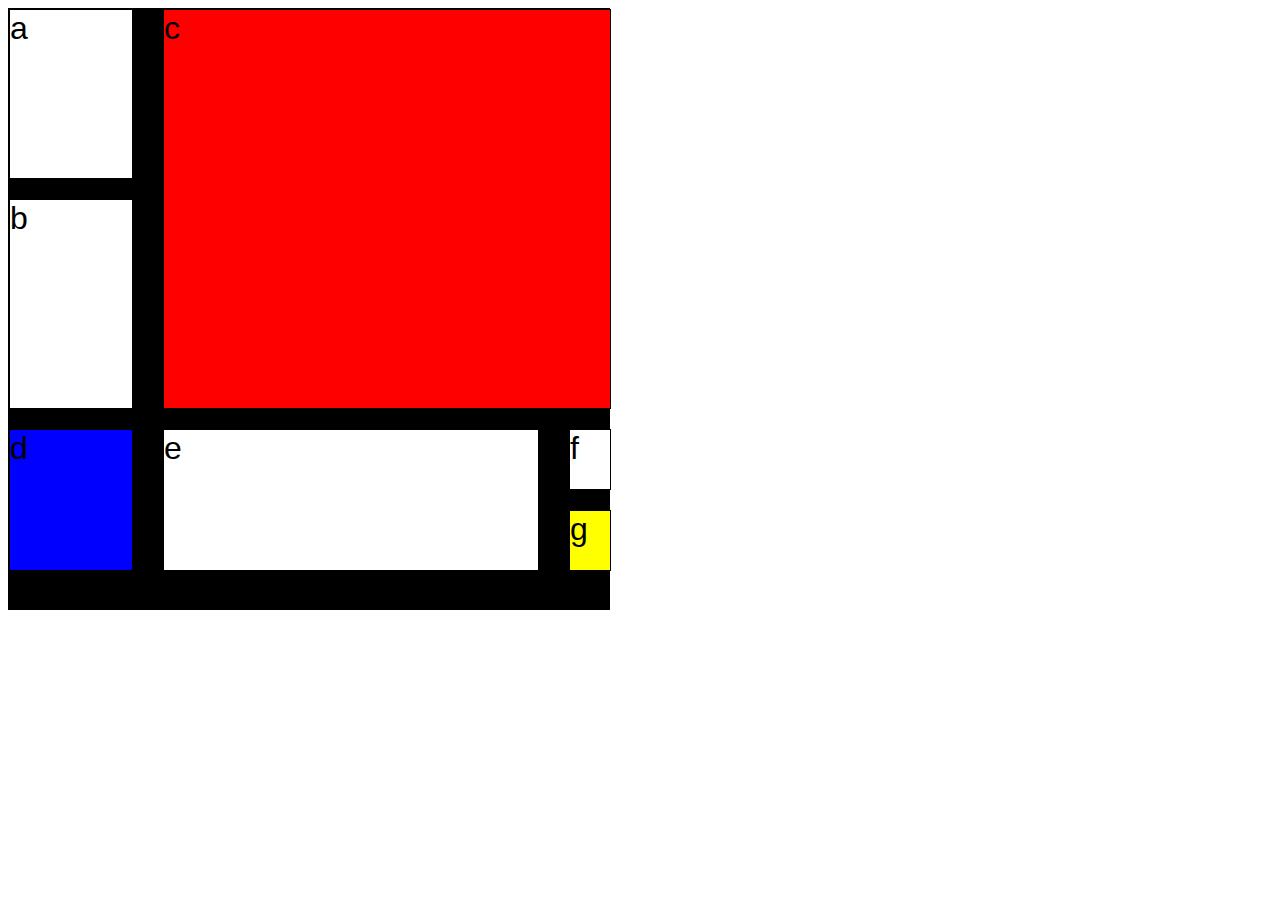
<file: css-grid-practice/index.html>
<!DOCTYPE html>
<html lang="en">

<head>
    <meta charset="UTF-8" />
    <meta http-equiv="X-UA-Compatible" content="IE=edge" />
    <meta name="viewport" content="width=device-width, initial-scale=1.0" />
    <title>Collections</title>
    <link href="css/style.css" rel="stylesheet" />
</head>

<body>
    <div class="wrapper">
        <div class="a">a</div>
        <div class="b">b</div>
        <div class="c">c</div>
        <div class="d">d</div>
        <div class="e">e</div>
        <div class="f">f</div>
        <div class="g">g</div>
    </div>
</body>
</file>
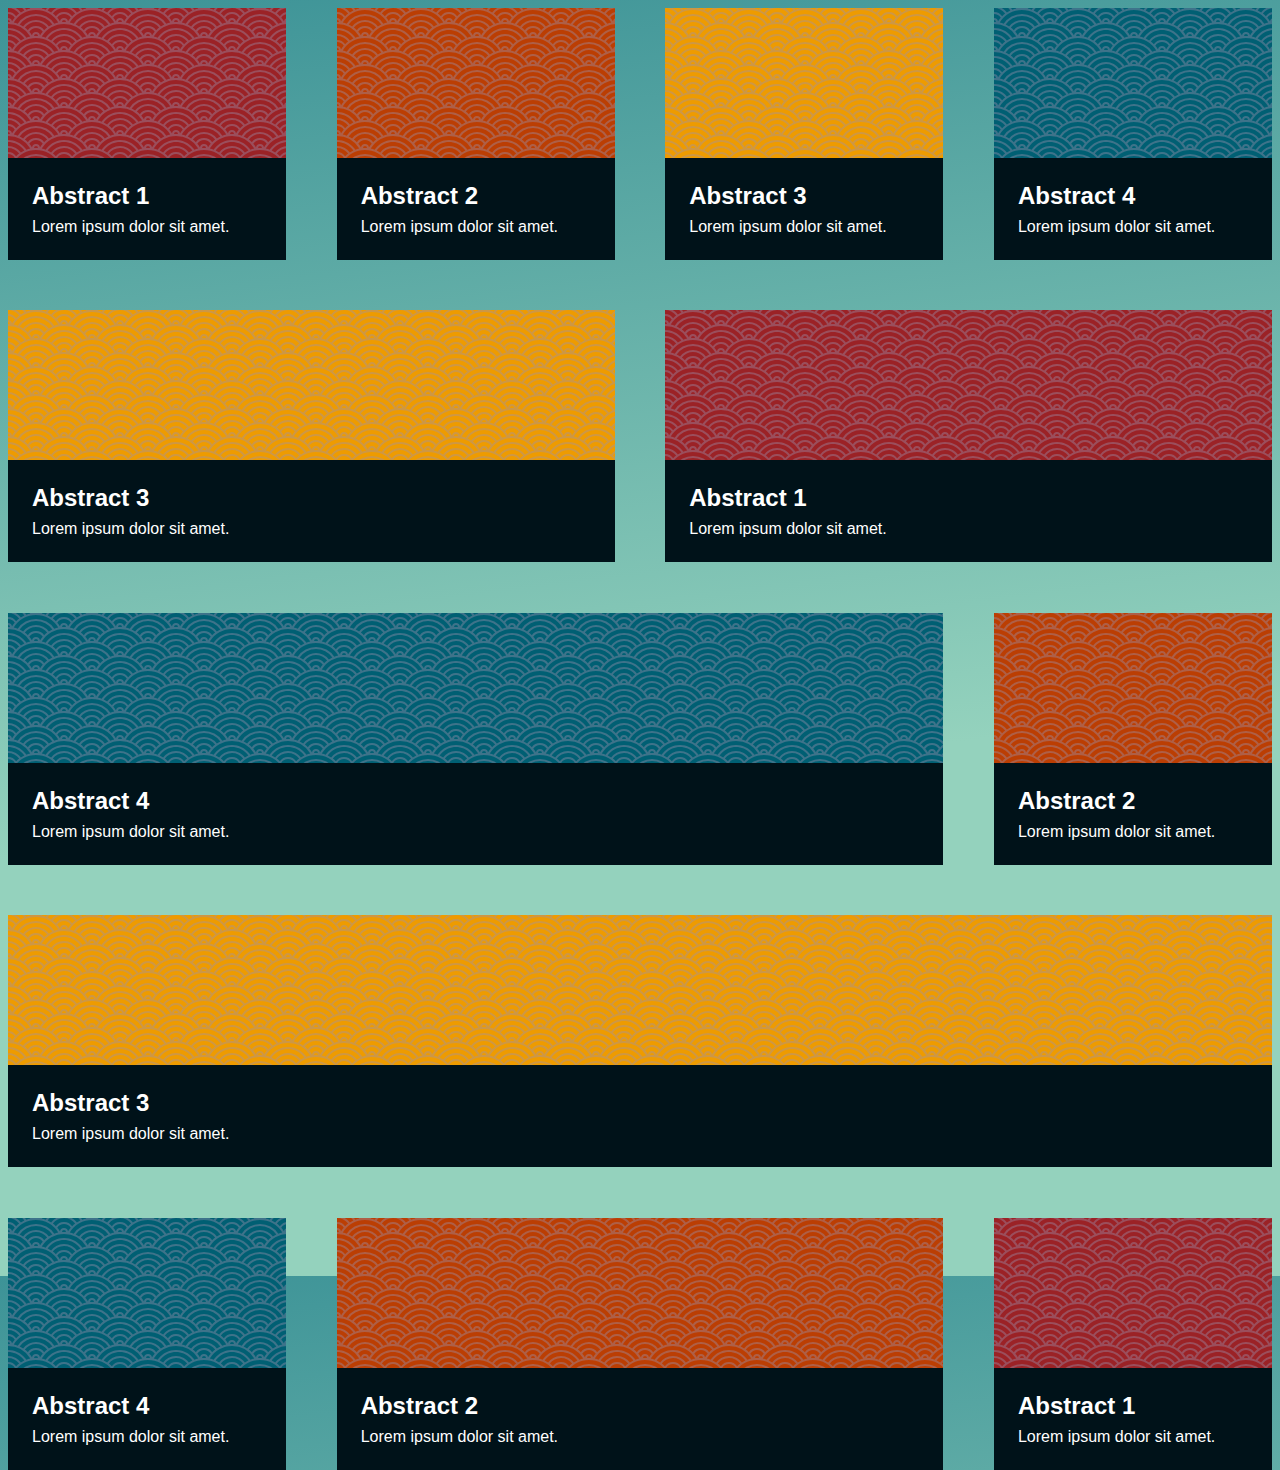
<file: css-grid-system/index.html>
<!DOCTYPE html>
<html lang="en">

<head>
    <meta charset="UTF-8" />
    <meta http-equiv="X-UA-Compatible" content="IE=edge" />
    <meta name="viewport" content="width=device-width, initial-scale=1.0" />
    <title>Collections</title>
    <link href="css/style.css" rel="stylesheet" />
</head>

<body>
    <div class="wrapper">
        <!-- Row 1: One box per column -->
        <figure>
            <div class="one"></div>
            <figcaption>
                <h2>Abstract 1</h2>
                <p>Lorem ipsum dolor sit amet.</p>
            </figcaption>
        </figure>
        <figure>
            <div class="two"></div>
            <figcaption>
                <h2>Abstract 2</h2>
                <p>Lorem ipsum dolor sit amet.</p>
            </figcaption>
        </figure>
        <figure>
            <div class="three"></div>
            <figcaption>
                <h2>Abstract 3</h2>
                <p>Lorem ipsum dolor sit amet.</p>
            </figcaption>
        </figure>
        <figure>
            <div class="four"></div>
            <figcaption>
                <h2>Abstract 4</h2>
                <p>Lorem ipsum dolor sit amet.</p>
            </figcaption>
        </figure>

        <!-- Row 2: 2 boxes, each spanning 2 columns -->
        <figure class="span2">
            <div class="three"></div>

            <figcaption>
                <h2>Abstract 3</h2>
                <p>Lorem ipsum dolor sit amet.</p>
            </figcaption>
        </figure>
        <figure class="span2">
            <div class="one"></div>
            <figcaption>
                <h2>Abstract 1</h2>
                <p>Lorem ipsum dolor sit amet.</p>
            </figcaption>
        </figure>

        <!-- Row 3: One box spans 3 columns, one box spans 1 column -->
        <figure class="span3">
            <div class="four"></div>
            <figcaption>
                <h2>Abstract 4</h2>
                <p>Lorem ipsum dolor sit amet.</p>
            </figcaption>
        </figure>
        <figure class="span1-lg">
            <div class="two"></div>
            <figcaption>
                <h2>Abstract 2</h2>
                <p>Lorem ipsum dolor sit amet.</p>
            </figcaption>
        </figure>

        <!-- Row 4: One box spans 4 columns -->
        <figure class="span4">
            <div class="three"></div>
            <figcaption>
                <h2>Abstract 3</h2>
                <p>Lorem ipsum dolor sit amet.</p>
            </figcaption>
        </figure>

        <!-- Row 5: 3 boxes, 1-2-1 distribution -->
        <figure class="span2-md order2">
            <div class="four"></div>
            <figcaption>
                <h2>Abstract 4</h2>
                <p>Lorem ipsum dolor sit amet.</p>
            </figcaption>
        </figure>
        <figure class="span4-md order1">
            <div class="two"></div>
            <figcaption>
                <h2>Abstract 2</h2>
                <p>Lorem ipsum dolor sit amet.</p>
            </figcaption>
        </figure>
        <figure class="span2-md order2">
            <div class="one"></div>
            <figcaption>
                <h2>Abstract 1</h2>
                <p>Lorem ipsum dolor sit amet.</p>
            </figcaption>
        </figure>
    </div>
</body>
</file>
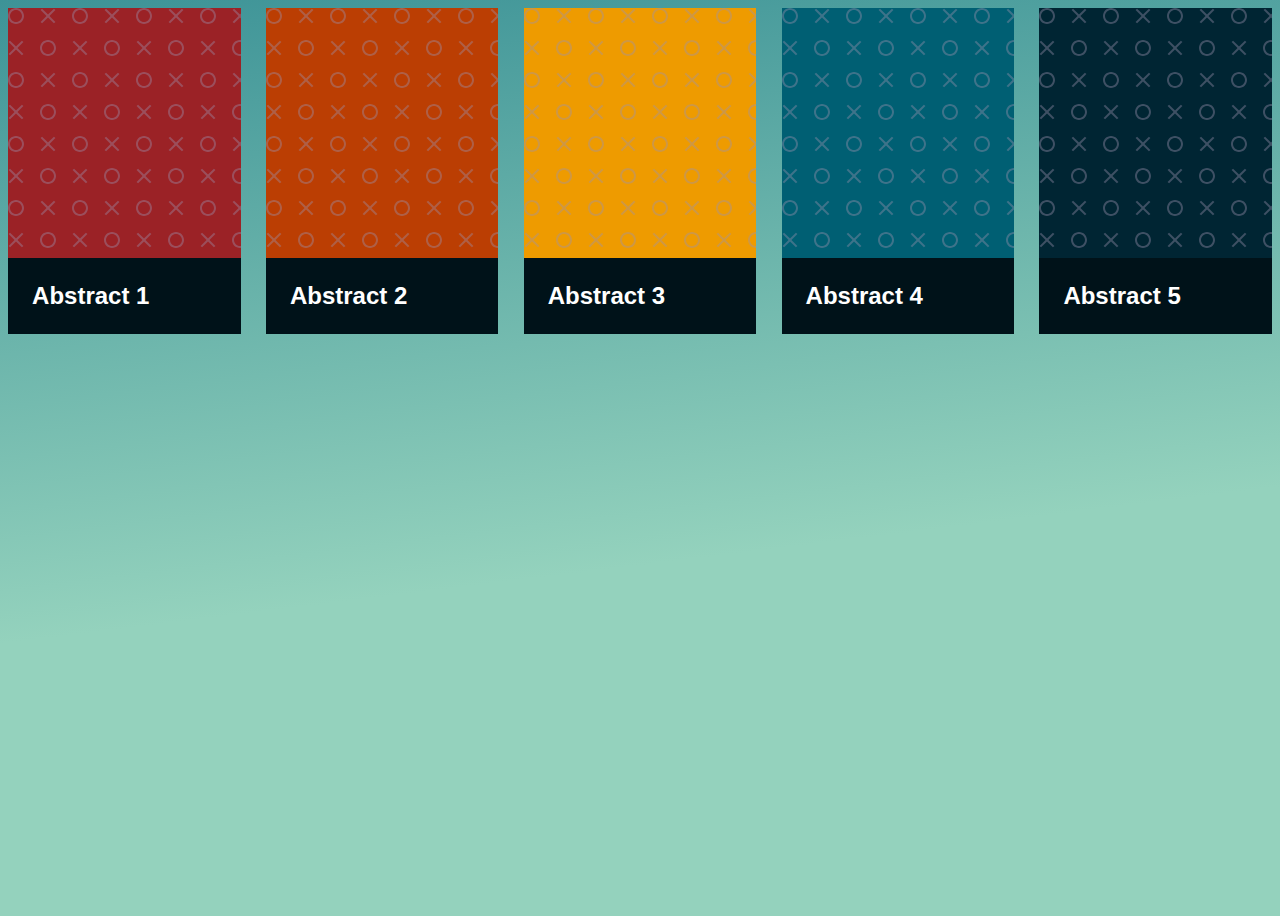
<file: flex-box-grid-system/index.html>
<!DOCTYPE html>
<html lang="en">

<head>
    <meta charset="UTF-8">
    <meta name="viewport" content="width=device-width, initial-scale=1.0">
    <title>Flex box grid system</title>
    <link href="style.css" rel="stylesheet" />
</head>

<body>
    <div class="row">
        <figure class="span">
          <div class="one"></div>
          <figcaption>
            <h2>Abstract 1</h2>
          </figcaption>
        </figure>

        <figure class="span">
          <div class="two"></div>
          <figcaption>
            <h2>Abstract 2</h2>
          </figcaption>
        </figure>

        <figure class="span">
          <div class="three"></div>
          <figcaption>
            <h2>Abstract 3</h2>
          </figcaption>
        </figure>

        <figure class="span">
          <div class="four"></div>
          <figcaption>
            <h2>Abstract 4</h2>
          </figcaption>
        </figure>

        <figure class="span">
          <div class="five"></div>
          <figcaption>
            <h2>Abstract 5</h2>
          </figcaption>
        </figure>

      </div>
      
      
</body>

</html>
</file>
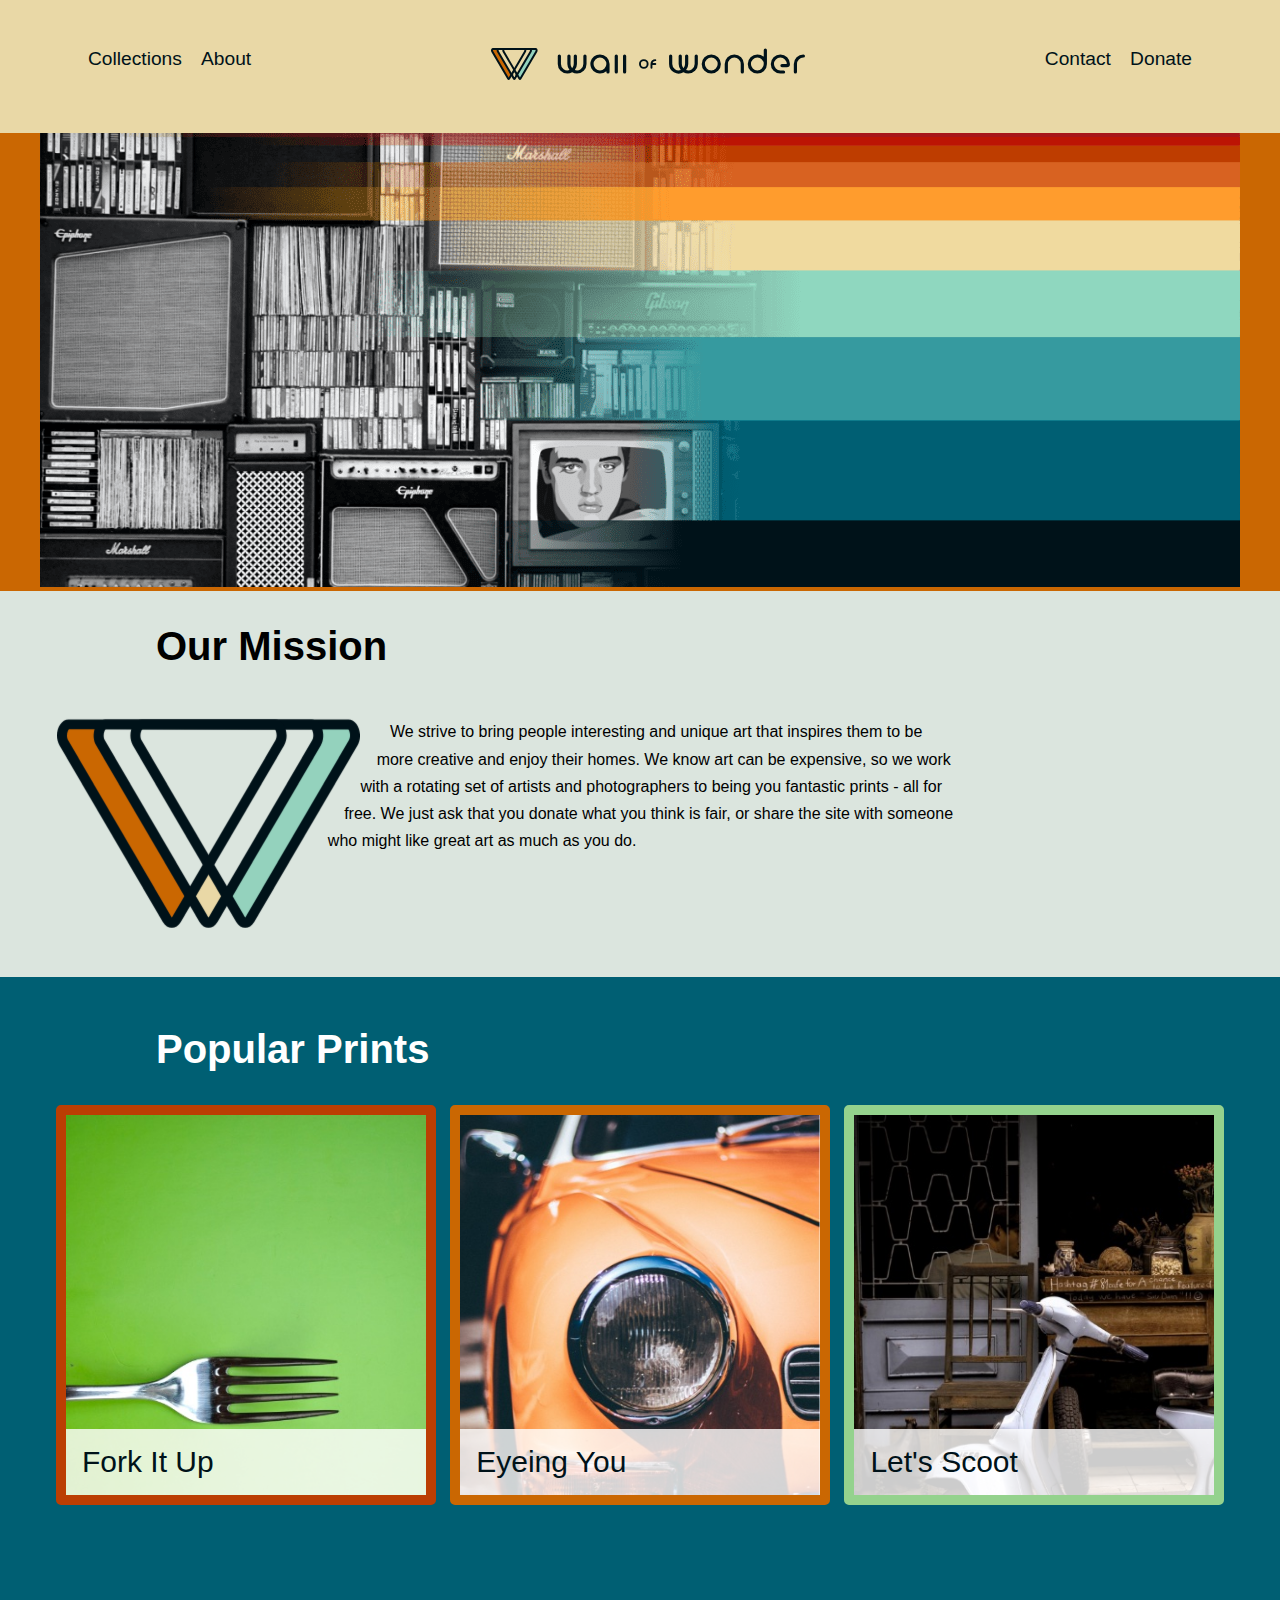
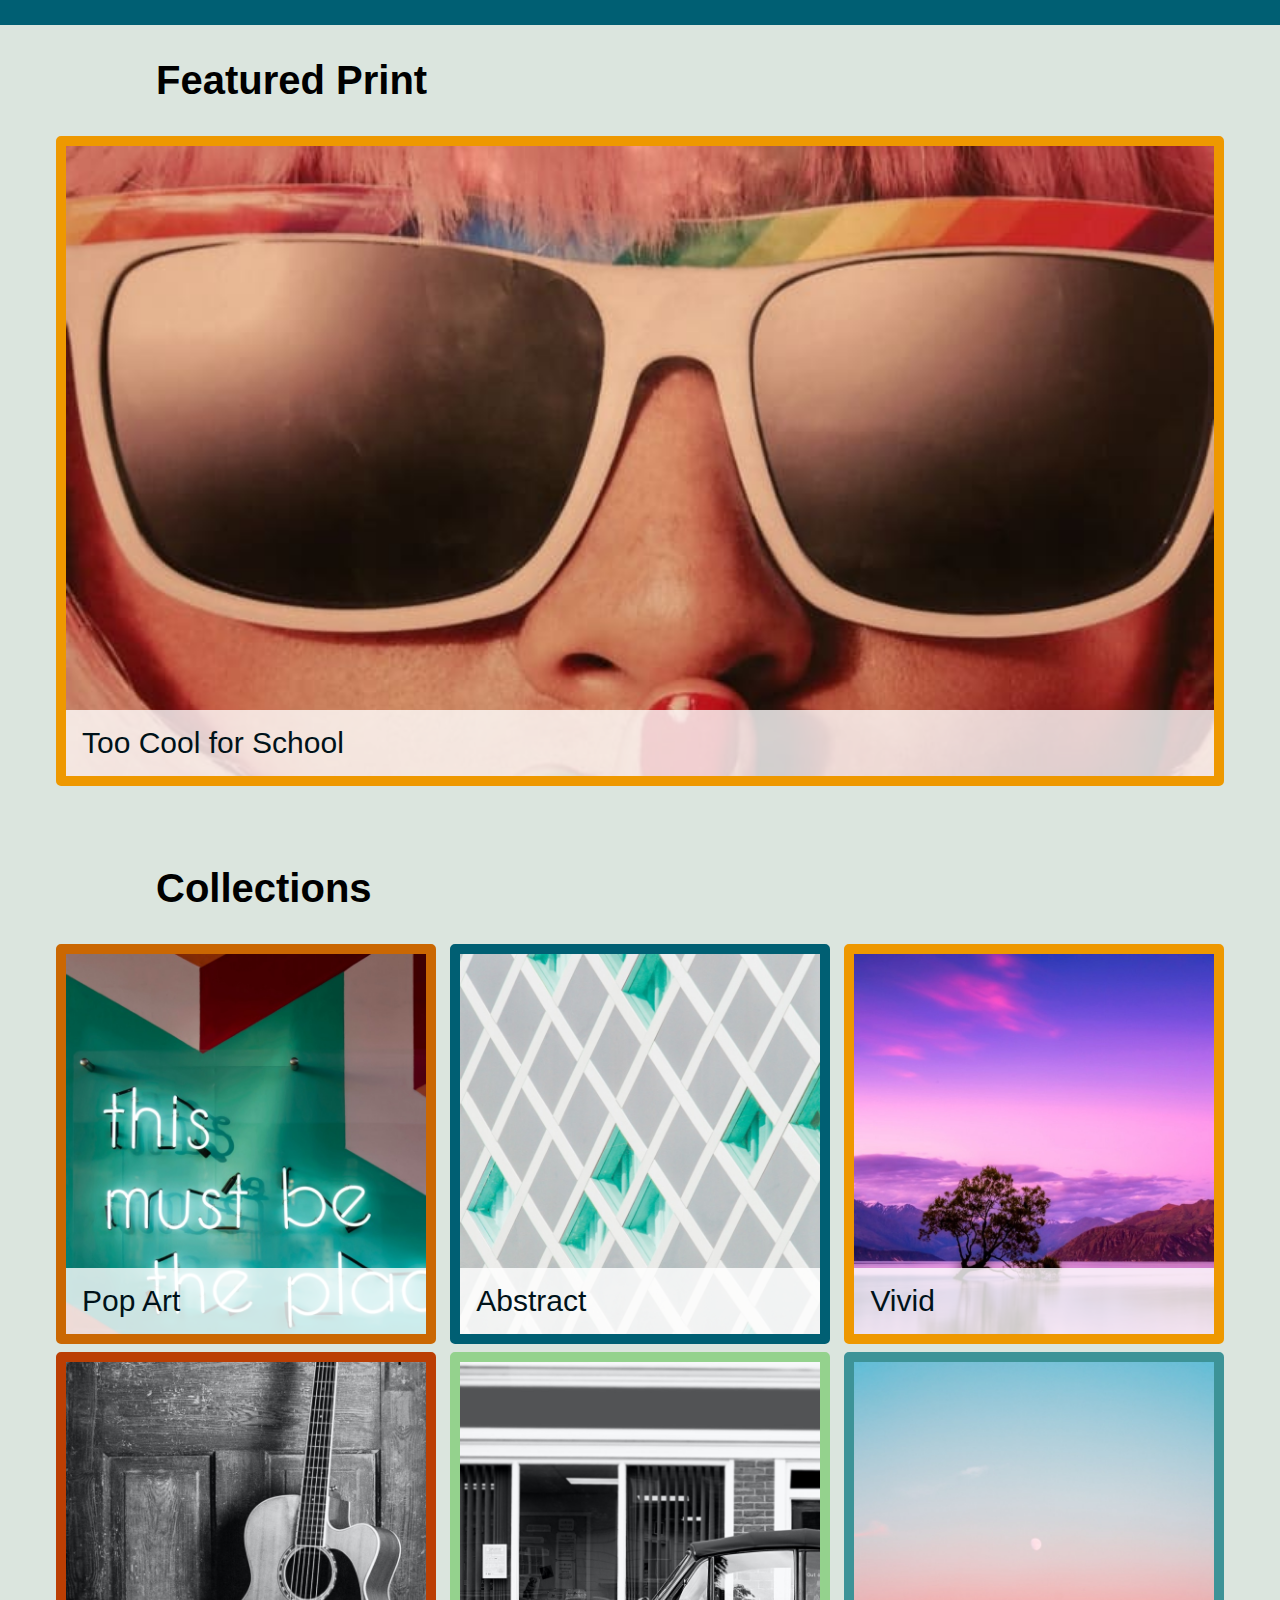
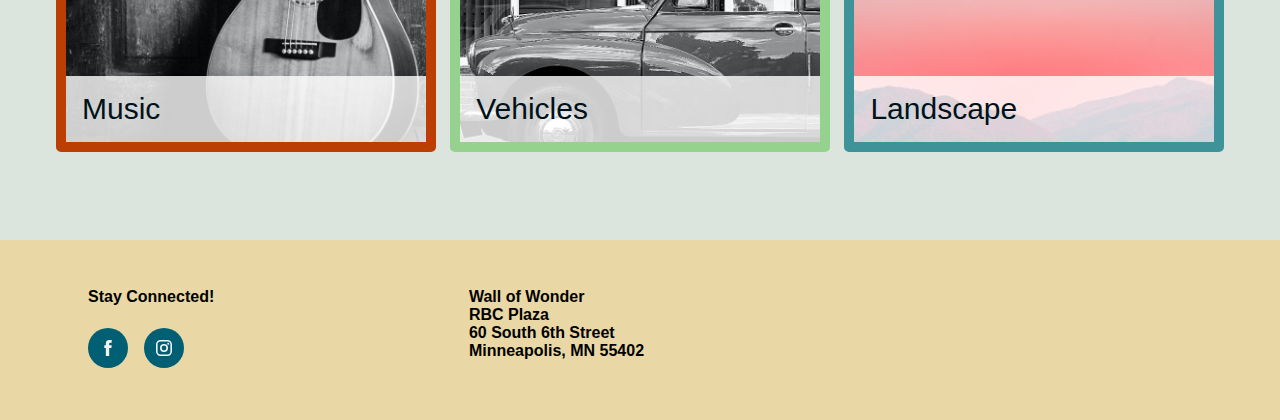
<file: webpage-gridsystem-practice/index.html>
<!DOCTYPE html>
<html lang="en">

<head>
    <meta charset="UTF-8" />
    <meta http-equiv="X-UA-Compatible" content="IE=edge" />
    <meta name="viewport" content="width=device-width, initial-scale=1.0" />
    <title>Collections</title>
    <link href="css/style.css" rel="stylesheet" />
</head>

<body>
    <div class="header">
        <header>
            <nav>
                <ul>
                    <li>
                        <a href="#"><img src="img/header-logo.svg" alt="Wall of Wonder. Click for home." /></a>
                    </li>
                    <li><a href="#">Collections</a></li>
                    <li><a href="#">About</a></li>
                    <li><a href="#">Contact</a></li>
                    <li><a href="#">Donate</a></li>
                </ul>
            </nav>
        </header>
    </div>
    <section id="hero">
        <picture>
            <source srcset="img/hero-1200.png" media="(min-width: 839px)" />
            <source srcset="img/hero-838.png" media="(min-width: 301px)" />
            <img src="img/hero-300.png" alt="Rainbow hero image banner." />
        </picture>
    </section>
    <section id="mission">
        <h2>Our Mission</h2>
        <div class="missiontext">
            <p>
                <img src="img/logo2.png" alt="Logo for Wall of Wonder." class="missionimg" /> We strive to bring people
                interesting and unique art that inspires them to be more creative and enjoy their homes. We know art can
                be expensive, so we work with
                a rotating set of artists and photographers to being you fantastic prints - all for free. We just ask
                that you donate what you think is fair, or share the site with someone who might like great art as much
                as you do.
            </p>
        </div>
    </section>
    <div class="stripe">
        <section id="popular">
            <h2>Popular Prints</h2>
            <ul>
                <li>
                    <figure class="color8">
                        <img src="img/fork-it-up.jpg" alt="Fork on green background" />
                        <figcaption><a href="#">Fork It Up</a></figcaption>
                    </figure>
                </li>
                <li>
                    <figure class="color7">
                        <img src="img/eyeing-you.jpg" alt="Viewing part of an orange car with an oversized headlight." />
                        <figcaption><a href="#">Eyeing You</a></figcaption>
                    </figure>
                </li>
                <li>
                    <figure class="color4">
                        <img src="img/lets-scoot.jpg" alt="Vespa scooter parked on a street." />
                        <figcaption><a href="#">Let's Scoot</a></figcaption>
                    </figure>
                </li>
            </ul>
        </section>
    </div>
    <section id="featured">
        <h2>Featured Print</h2>

        <figure class="color6">
            <img sizes="(min-width: 300px) 33.3vw, 100vw" srcset="
            img/too-cool-300.jpg   300w,
            img/too-cool-740.jpg   740w,
            img/too-cool-1058.jpg 1058w,
            img/too-cool-1200.jpg 1200w
          " src="img/too-cool-1200.jpg" alt="Closeup of woman in sunglasses showing eyes, nose, and fingers over mouth." />

            <figcaption><a href="#">Too Cool for School</a></figcaption>
        </figure>
    </section>
    <section id="collections">
        <h2>Collections</h2>
        <ul>
            <li>
                <figure class="color7">
                    <img src="img/pop-art.jpg" alt="Pop Art: This must be the place" />
                    <figcaption><a href="#">Pop Art</a></figcaption>
                </figure>
            </li>
            <li>
                <figure class="color2">
                    <img src="img/abstract.jpg" alt="Abstract: grey and green squares." />
                    <figcaption><a href="#">Abstract</a></figcaption>
                </figure>
            </li>
            <li>
                <figure class="color6">
                    <img src="img/vivid.jpg" alt="Tree on island in lake with purple sunrise." />
                    <figcaption><a href="#">Vivid</a></figcaption>
                </figure>
            </li>
            <li>
                <figure class="color8">
                    <img src="img/music.jpg" alt="Music: guitar leaning against wall." />
                    <figcaption><a href="#">Music</a></figcaption>
                </figure>
            </li>
            <li>
                <figure class="color4">
                    <img src="img/vehicles.jpg" alt="Vehicles: 1930's car on street." />
                    <figcaption><a href="#">Vehicles</a></figcaption>
                </figure>
            </li>
            <li>
                <figure class="color3">
                    <img src="img/landscape.jpg" alt="Landscape: moonrise over tree-covered mountains." />
                    <figcaption><a href="#">Landscape</a></figcaption>
                </figure>
            </li>
        </ul>
    </section>
    <div class="footer">
        <footer>
            <div class="social">
                <h4>Stay Connected!</h4>
                <ul>
                    <li>
                        <a href="https://www.facebook.com" target="_blank"><img src="img/facebook-icon.svg"
                                alt="Visit us at Facebook." /></a>
                    </li>
                    <li>
                        <a href="https://www.instagram.com" target="_blank"><img src="img/instagram-icon.svg"
                                alt="Visit us on Instagram." /></a>
                    </li>
                </ul>
            </div>
            <address>
                Wall of Wonder <br />
                RBC Plaza<br />
                60 South 6th Street<br />
                Minneapolis, MN 55402
            </address>
        </footer>
    </div>
</body>

</html>
</file>
<file: css-grid-practice/css/style.css>
/* Based on "Composition II in Red, Blue, and Yellow," by Piet Mondrian (1930): https://en.wikipedia.org/wiki/Piet_Mondrian */
.wrapper {
    width: 600px;
    height: 600px;
    display: grid;
    gap: 20px 30px;
    background-color: black;
    grid-template-columns: 124px 376px 42px;
    grid-template-rows: 170px 210px 61px 61px;

}

div {
    border: 1px solid black;
    background-color: white;
    font-family: Arial, sans-serif;
    font-size: 2rem;
}

.a {
    grid-row: 1/2;
    grid-column: 1/2;
}

.b {
    grid-row: 2/3;
    grid-column: 1/2;
}

.c {
    grid-row: 1/3;
    grid-column: 2/4;
    background-color: red;
}

.d {
    grid-row: 3/5;
    grid-column: 1/2;
    background-color: blue;
}

.e {
    grid-row: 3/5;
    grid-column: 2/3;
}

.f {
    grid-row: 3/4;
    grid-column: 3/4;
}

.g {
    grid-row: 4/5;
    grid-column: 3/4;
    background-color: yellow;
}
</file>
<file: css-grid-system/css/style.css>
.wrapper {
    display: grid;
    gap: 1%;
  }
  
  @media (min-width: 600px) {
    .wrapper {
      display: grid;
      grid-template-columns: repeat(4, 1fr);
      grid-template-rows: auto;
      gap: 4%;
    }
    figure,
    .span2,
    .span2-md {
      grid-column: span 2;
    }
    .span3 {
      grid-column: span 4;
    }
  .span4,
    .span4-md,
    .span1-lg {
      grid-column: span 4;
    }
    .order2 {
      order: 2;
    }
    .order1 {
      order: 1;
    }
  }
  @media (min-width: 1000px) {
    figure,
    .span2-md,
    .span1-lg {
      grid-column: span 1;
    }
    .span2,
    .span4-md {
      grid-column: span 2;
    }
    .span3 {
      grid-column: span 3;
    }
    .order2 {
      order: 1;
    }
    .order1 {
      order: 1;
    }
  
  }
  
  /* default styling, no changes needed here */
  
  /* set the layout to border box model */
  html {
    box-sizing: border-box;
  }
  *,
  *::before,
  *::after {
    box-sizing: inherit;
  }
  /* set font family and background gradient */
  body {
    padding: 0;
    border: 0;
    font-family: Arial, sans-serif;
    background: linear-gradient(
      353deg,
      rgba(148, 210, 189, 1) 40%,
      rgba(61, 147, 151, 1) 100%
    );
  }
  
  /* Turn off margin, set by browser */
  figure {
    margin: 0;
    padding: 0;
  }
  /* caption styling  */
  figcaption {
    background-color: #001219;
    color: white;
    padding: 1rem;
  }
  /* reduces the top margin on the h2, bottom on the p, and leaves a 0.5rem gap between the two */
  figcaption * {
    margin: 0.5rem;
  }
  /* sets the background SVG for all divs, regardless of color */
  figure > div {
    background-image: url('data:image/svg+xml,%3Csvg xmlns="http://www.w3.org/2000/svg" viewBox="0 0 56 28" width="56" height="28"%3E%3Cpath fill="%239C92AC" fill-opacity="0.4" d="M56 26v2h-7.75c2.3-1.27 4.94-2 7.75-2zm-26 2a2 2 0 1 0-4 0h-4.09A25.98 25.98 0 0 0 0 16v-2c.67 0 1.34.02 2 .07V14a2 2 0 0 0-2-2v-2a4 4 0 0 1 3.98 3.6 28.09 28.09 0 0 1 2.8-3.86A8 8 0 0 0 0 6V4a9.99 9.99 0 0 1 8.17 4.23c.94-.95 1.96-1.83 3.03-2.63A13.98 13.98 0 0 0 0 0h7.75c2 1.1 3.73 2.63 5.1 4.45 1.12-.72 2.3-1.37 3.53-1.93A20.1 20.1 0 0 0 14.28 0h2.7c.45.56.88 1.14 1.29 1.74 1.3-.48 2.63-.87 4-1.15-.11-.2-.23-.4-.36-.59H26v.07a28.4 28.4 0 0 1 4 0V0h4.09l-.37.59c1.38.28 2.72.67 4.01 1.15.4-.6.84-1.18 1.3-1.74h2.69a20.1 20.1 0 0 0-2.1 2.52c1.23.56 2.41 1.2 3.54 1.93A16.08 16.08 0 0 1 48.25 0H56c-4.58 0-8.65 2.2-11.2 5.6 1.07.8 2.09 1.68 3.03 2.63A9.99 9.99 0 0 1 56 4v2a8 8 0 0 0-6.77 3.74c1.03 1.2 1.97 2.5 2.79 3.86A4 4 0 0 1 56 10v2a2 2 0 0 0-2 2.07 28.4 28.4 0 0 1 2-.07v2c-9.2 0-17.3 4.78-21.91 12H30zM7.75 28H0v-2c2.81 0 5.46.73 7.75 2zM56 20v2c-5.6 0-10.65 2.3-14.28 6h-2.7c4.04-4.89 10.15-8 16.98-8zm-39.03 8h-2.69C10.65 24.3 5.6 22 0 22v-2c6.83 0 12.94 3.11 16.97 8zm15.01-.4a28.09 28.09 0 0 1 2.8-3.86 8 8 0 0 0-13.55 0c1.03 1.2 1.97 2.5 2.79 3.86a4 4 0 0 1 7.96 0zm14.29-11.86c1.3-.48 2.63-.87 4-1.15a25.99 25.99 0 0 0-44.55 0c1.38.28 2.72.67 4.01 1.15a21.98 21.98 0 0 1 36.54 0zm-5.43 2.71c1.13-.72 2.3-1.37 3.54-1.93a19.98 19.98 0 0 0-32.76 0c1.23.56 2.41 1.2 3.54 1.93a15.98 15.98 0 0 1 25.68 0zm-4.67 3.78c.94-.95 1.96-1.83 3.03-2.63a13.98 13.98 0 0 0-22.4 0c1.07.8 2.09 1.68 3.03 2.63a9.99 9.99 0 0 1 16.34 0z"%3E%3C/path%3E%3C/svg%3E');
    width: 100%;
    min-height: 150px;
  }
  /* sets a specific background color for each div */
  .one {
    background-color: #9b2226;
  }
  .two {
    background-color: #bb3e03;
  }
  .three {
    background-color: #ee9b00;
  }
  .four {
    background-color: #005f73;
  }
</file>
<file: flex-box-grid-system/style.css>
.row {
    min-height: 100vh;
}

/* default styling, no changes needed here, even with responsive design */

/* set the layout to border box model */
html {
    box-sizing: border-box;
}

*,
*::before,
*::after {
    box-sizing: inherit;
}

/* set font family and background gradient */
body {
    padding: 0;
    border: 0;
    font-family: Arial, sans-serif;
    background: linear-gradient(353deg,
            rgba(148, 210, 189, 1) 40%,
            rgba(61, 147, 151, 1) 100%);
}

/* Turn off margin, set by browser */
figure {
    margin: 0;
    padding: 0;
}

/* caption styling  */
figcaption {
    background-color: #001219;
    color: white;
    padding: 1rem;
}

/* reduces the top margin on the h2, bottom on the p, and leaves a 0.5rem gap between the two */
figcaption * {
    margin: 0.5rem;
}

/* sets the background SVG for all divs, regardless of color */
figure>div {
    background-image: url('data:image/svg+xml,%3Csvg width="64" height="64" viewBox="0 0 64 64" xmlns="http://www.w3.org/2000/svg"%3E%3Cpath d="M8 16c4.418 0 8-3.582 8-8s-3.582-8-8-8-8 3.582-8 8 3.582 8 8 8zm0-2c3.314 0 6-2.686 6-6s-2.686-6-6-6-6 2.686-6 6 2.686 6 6 6zm33.414-6l5.95-5.95L45.95.636 40 6.586 34.05.636 32.636 2.05 38.586 8l-5.95 5.95 1.414 1.414L40 9.414l5.95 5.95 1.414-1.414L41.414 8zM40 48c4.418 0 8-3.582 8-8s-3.582-8-8-8-8 3.582-8 8 3.582 8 8 8zm0-2c3.314 0 6-2.686 6-6s-2.686-6-6-6-6 2.686-6 6 2.686 6 6 6zM9.414 40l5.95-5.95-1.414-1.414L8 38.586l-5.95-5.95L.636 34.05 6.586 40l-5.95 5.95 1.414 1.414L8 41.414l5.95 5.95 1.414-1.414L9.414 40z" fill="%239C92AC" fill-opacity="0.4" fill-rule="evenodd"/%3E%3C/svg%3E');
    width: 100%;
    min-height: 250px;
}

/* sets a specific background color for each div */
.one {
    background-color: #9b2226;
}

.two {
    background-color: #bb3e03;
}

.three {
    background-color: #ee9b00;
}

.four {
    background-color: #005f73;
}

.five {
    background-color: #002533;
}



.row{
    display: flex;
    flex-flow: row wrap;
    gap: 2%;
    justify-content: space-evenly;
    align-content: center;
    min-height: 100vh;
}

.span {
    flex-basis: 32%;
}

@media (min-width: 850px){
    .row{
        justify-content: center;
        align-content: flex-start;
        gap: 2%;
    }
    .span{
        flex-basis: 18.4%;
    }
}
</file>
<file: webpage-gridsystem-practice/css/style.css>
/* colors - see style guide for docs. 
Clearly there is more you could place in variables, up to you if you want to use them. My answer does not go beyond colors to keep the code easier to read. */

:root {
    --color1: #001219;
    --color2: #005f73;
    --color3: #3d9397;
    --color4: #94d28d;
    --color5: #e9d8a6;
    --color6: #ee9800;
    --color7: #ca6702;
    --color8: #bb3e03;
    --color9: #ae2012;
    --color10: #9b2226;
}


/* generic site styles */

html {
    box-sizing: border-box;
}

*,
*::before,
*::after {
    box-sizing: inherit;
}

body {
    font-family: 'Segoe UI', Tahoma, Geneva, Verdana, sans-serif;
    background-color: #DBE5DE;
    padding: 0;
    margin: 0;
}

section {
    max-width: 1200px;
    margin: 0 auto 5rem auto;
    padding: 0 1rem;
}

section h2 {
    font-size: 2.5rem;
}

section ul {
    list-style-type: none;
    padding: 0;
    margin: 0;
}


/* header and nav styles */


/* stretches completely across the page with the color */

.header {
    background-color: var(--color5);
}


/* width limited and centered to line up with the rest of the page */

header {
    padding: 1rem;
    max-width: 1200px;
    margin: 0 auto;
}


/* navigation styling - universal across breakpoints */

nav ul {
    list-style-type: none;
    padding: 0;
    margin: 0;
}


/* I cover CSS-only hamburger buttons in my Advanced CSS Layouts course.

Here, because the nav is short, let's try a 4 button layout at the top of the screen.
*/

nav ul {
    display: flex;
    flex-flow: row wrap;
    justify-content: space-around;
    align-items: space-between;
}

nav li {
    flex-basis: 48%;
    margin-bottom: 0.5rem;
}

nav li:first-child {
    flex-basis: 100%;
    text-align: center;
}

nav li:first-child a {
    background-color: transparent;
}

nav a {
    text-decoration: none;
    font-size: 1.2rem;
    color: white;
    display: block;
    padding: 0.5rem;
    text-align: center;
    background-color: var(--color10);
    border-radius: 5px;
}

nav a:hover {
    background-color: var(--color1);
    color: var(--color5);
}


/* hero styles */

#hero {
    background-color: var(--color7);
    text-align: center;
    max-width: 100%;
    padding: 0;
    margin: 0;
}

#hero img {
    max-width: 100%;
    max-height: 454px;
}


/* To keep mobile screens from being stupid long, consider setting a max height on the images and hide the overflow. 

Spelled out the individual border styles so border-color could go elsewhere. Styling is the same for all borders except the color. */

figure {
    margin: 0 0 0.5rem 0;
    padding: 0;
    height: 100%;
    max-height: 400px;
    overflow: hidden;
    position: relative;
    border-width: 10px;
    border-style: solid;
    border-radius: 5px;
}


/* strange open space at the bottom of the box which shows through the transparent overlay - this kills it */

figure img {
    margin-bottom: -4px;
    width: 100%;
    object-fit: cover;
    object-position: 0 -150px;
}

figcaption {
    background-color: rgba(255, 255, 255, 0.8);
    font-size: 1.875rem;
    position: absolute;
    bottom: 0;
    width: 100%;
    margin: 0;
    padding: 0;
}


/* make the a have a big clickable area with display: block - the link occupies its containing element, the figcaption */

figcaption a {
    display: block;
    padding: 1rem;
    text-decoration: none;
    color: var(--color1);
}


/* green stripe for popular images */

.stripe {
    background-color: var(--color2);
    color: white;
    padding: 1rem 0 2rem 0;
}


/* featured image styles */

#featured figure {
    max-height: 650px;
}

#featured img {
    object-position: 0;
}


/* style is doing double duty, styling border color and hover color. Only one declaration usually applies though.  */

.color2,
.color2 a:hover {
    border-color: var(--color2);
    color: var(--color2);
}

.color3,
.color3 a:hover {
    border-color: var(--color3);
    color: var(--color3);
}

.color4,
.color4 a:hover {
    border-color: var(--color4);
    color: var(--color4);
}

.color6,
.color6 a:hover {
    border-color: var(--color6);
    color: var(--color6);
}

.color7,
.color7 a:hover {
    border-color: var(--color7);
    color: var(--color7);
}

.color8,
.color8 a:hover {
    border-color: var(--color8);
    color: var(--color8);
}


/* mission styles */

#mission {
    margin-bottom: 3rem;
}

.missiontext {
    display: block;
    line-height: 1.7;
}

.missionimg {
    max-height: 100px;
    display: block;
}


/* footer styles */


/* color stretches to 100% of the page width */

.footer {
    background-color: var(--color5);
}


/* width limited and centered to line up with the rest of the page */

footer {
    padding: 3rem;
    display: flex;
    flex-flow: column wrap;
    max-width: 1200px;
    margin: 0 auto;
}


/* h4 top margin comes from the browser - it prevents the top of the .social element and the address from aligning */

footer h4 {
    margin-top: 0;
}

footer ul {
    list-style-type: none;
    padding: 0;
    margin: 0;
    display: flex;
    flex-flow: row wrap;
}


/* we want a constant distance between the buttons so they remain clickable at all times. flex-basis doesn't do that - sometimes the buttons are too close together. */

footer li {
    margin-right: 1rem;
}

footer address {
    font-style: normal;
    margin-top: 2rem;
    font-weight: bold;
}


/* turn on flexbox here - prior to this, elements stacked individually as blocks */

@media (min-width: 550px) {

    section ul,
    footer {
        display: flex;
        flex-flow: row wrap;
        justify-content: space-between;
    }

    section li,
    .social,
    address {
        flex-basis: 49.5%;
    }

    #popular li:last-child {
        flex-basis: 100%;
    }

    #popular li:last-child figure img {
        object-position: 0 -350px;
    }

    /* turn off object position, inherit object-fit: cover */
    figure img {
        object-position: 0;
    }

    /* display: flow-root clears the float!!!! max-width keeps the text line length shorter */
    .missiontext {
        display: flow-root;
        max-width: 900px;
    }

    /* working with an image with a wide width so we have flexibility to set the shape-outside polygon points where we want. The edges of the image limit their placement. In Firefox, you can draw with shape-outside in browser tools */
    .missionimg {
        float: left;
        shape-outside: polygon(35.84% 94.87%, 34.64% 87.05%, 51.64% 4.06%, 55.1% 2.38%);
        max-height: 211px;
    }

    /* remove the top margin assigned above that provided space between .social and address */
    footer address {
        margin-top: 0;
    }

    /* header/nav layout */
    header {
        padding: 3rem;
    }

    /* navigation: logo on the top line, the rest of the navigation on the second line */
    nav ul {
        justify-content: center;
        gap: 1.2em;
    }

    nav li {
        flex-basis: auto;
        margin-bottom: 0;
    }

    nav a {
        color: var(--color1);
        background-color: transparent;
        padding: 0;
    }

    nav a:hover {
        color: var(--color2);
        background-color: transparent;
    }
}

@media (min-width: 800px) {
    section h2 {
        margin-left: 100px;
    }

    section li,
    .social,
    #popular li:last-child {
        flex-basis: 32.5%;
    }

    #popular li:last-child figure img {
        object-position: 0;
    }

    address {
        flex-basis: 65.5%;
    }

    /* navigation - logo in the center */
    nav ul {
        justify-content: flex-end;
    }

    nav li:first-child {
        flex-basis: auto;
        margin: 0 auto;
        order: 2;
    }

    nav li:nth-child(2),
    nav li:nth-child(3) {
        order: 1;
    }

    nav li:nth-child(4),
    nav li:nth-child(5) {
        order: 3;
    }
}
</file>
